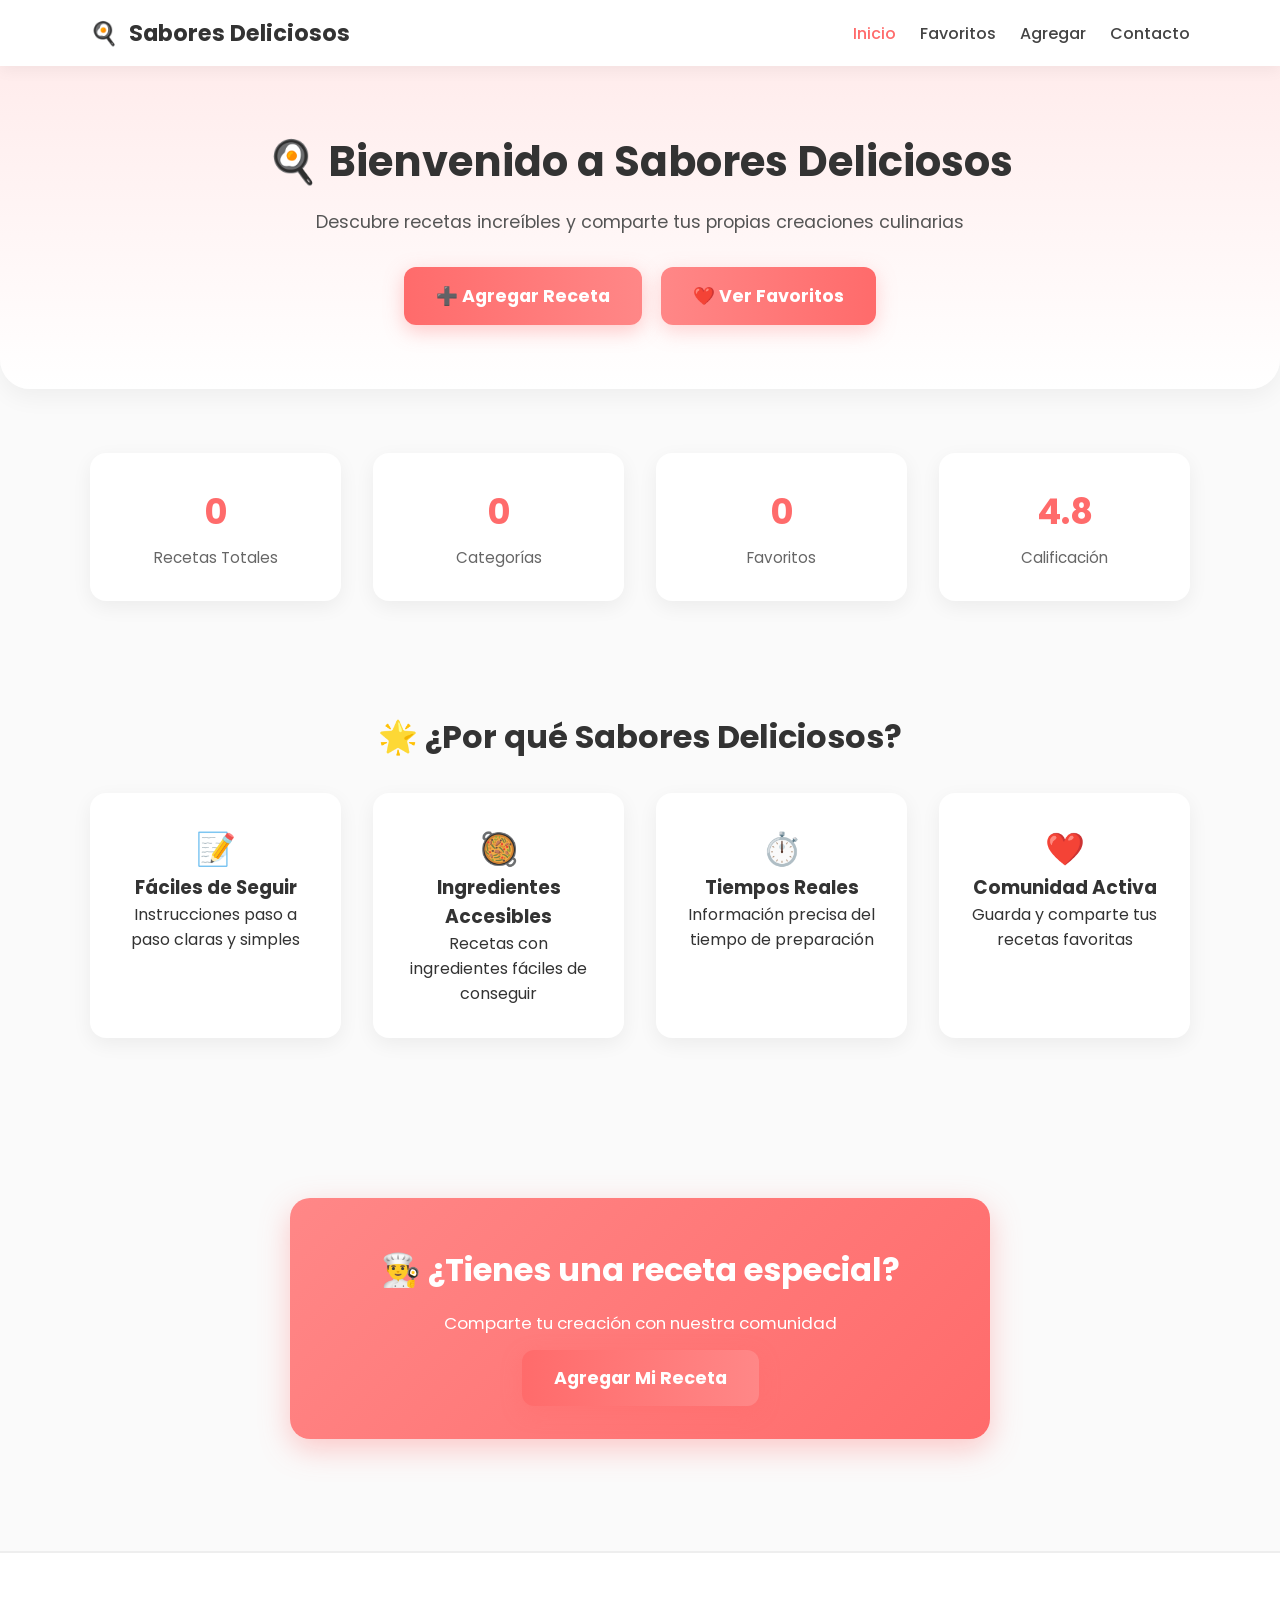
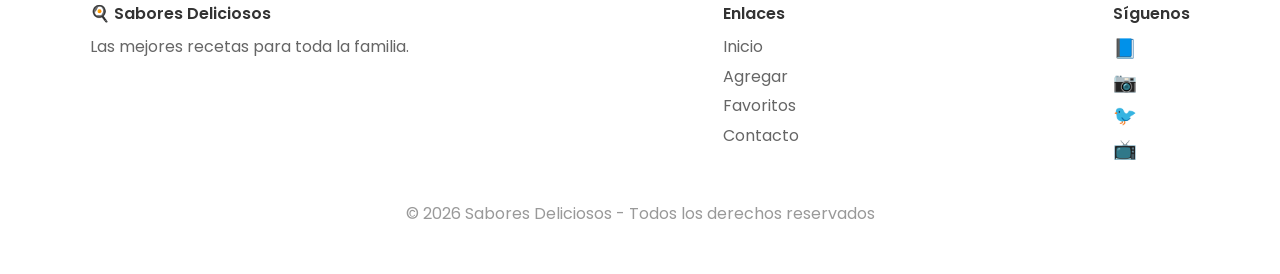
<file: index.html>
<!DOCTYPE html>
<html lang="es">

<head>
<meta charset="UTF-8">
<meta name="viewport" content="width=device-width, initial-scale=1.0">

<title>Sabores Deliciosos</title>

<!-- FUENTES -->
<link rel="preconnect" href="https://fonts.googleapis.com">
<link rel="preconnect" href="https://fonts.gstatic.com" crossorigin>

<link href="https://fonts.googleapis.com/css2?family=Poppins:wght@300;400;500;600;700&family=Playfair+Display:wght@400;600;700&display=swap" rel="stylesheet">

<!-- CSS -->
<link rel="stylesheet" href="sabores_deliciosos/css/index.css">

</head>


<body>

<!-- HEADER -->
<header class="header">

<div class="header-content">

<a href="index.html" class="logo">
<span class="logo-icon">🍳</span>
<span>Sabores Deliciosos</span>
</a>

<nav class="nav">

<ul class="nav-list">

<li>
<a href="index.html" class="active">Inicio</a>
</li>

<li>
<a href="sabores_deliciosos/html/favorites.html">Favoritos</a>
</li>

<li>
<a href="sabores_deliciosos/html/addRecipe.html">Agregar</a>
</li>

<li>
<a href="sabores_deliciosos/html/contact.html">Contacto</a>
</li>

</ul>

</nav>

</div>

</header>


<!-- MAIN -->
<main class="main">

<section class="hero">

<div class="hero-content">

<h1 class="hero-title">
🍳 Bienvenido a Sabores Deliciosos
</h1>

<p class="hero-subtitle">
Descubre recetas increíbles y comparte tus propias creaciones culinarias
</p>

<div class="hero-buttons">

<a href="sabores_deliciosos/html/addRecipe.html" class="btn btn-primary">
➕ Agregar Receta
</a>

<a href="sabores_deliciosos/html/favorites.html" class="btn btn-secondary">
❤️ Ver Favoritos
</a>

</div>

</div>

</section>


<!-- ESTADÍSTICAS -->
<section class="stats-section">

<div class="stats-grid">

<div class="stat-item">
<h3 class="stat-number" id="totalRecipes">0</h3>
<p class="stat-label">Recetas Totales</p>
</div>

<div class="stat-item">
<h3 class="stat-number" id="totalCategories">0</h3>
<p class="stat-label">Categorías</p>
</div>

<div class="stat-item">
<h3 class="stat-number" id="totalFavorites">0</h3>
<p class="stat-label">Favoritos</p>
</div>

<div class="stat-item">
<h3 class="stat-number">4.8</h3>
<p class="stat-label">Calificación</p>
</div>

</div>

</section>


<!-- FEATURES -->
<section class="features-section">

<h2 class="section-title">
🌟 ¿Por qué Sabores Deliciosos?
</h2>

<div class="features-grid">

<div class="feature-item">
<span class="feature-icon">📝</span>
<h3>Fáciles de Seguir</h3>
<p>Instrucciones paso a paso claras y simples</p>
</div>

<div class="feature-item">
<span class="feature-icon">🥘</span>
<h3>Ingredientes Accesibles</h3>
<p>Recetas con ingredientes fáciles de conseguir</p>
</div>

<div class="feature-item">
<span class="feature-icon">⏱️</span>
<h3>Tiempos Reales</h3>
<p>Información precisa del tiempo de preparación</p>
</div>

<div class="feature-item">
<span class="feature-icon">❤️</span>
<h3>Comunidad Activa</h3>
<p>Guarda y comparte tus recetas favoritas</p>
</div>

</div>

</section>


<!-- CTA -->
<section class="cta-section">

<div class="cta-content">

<h2>
👨‍🍳 ¿Tienes una receta especial?
</h2>

<p>
Comparte tu creación con nuestra comunidad
</p>

<a href="sabores_deliciosos/html/addRecipe.html" class="btn btn-primary">
Agregar Mi Receta
</a>

</div>

</section>

</main>


<!-- FOOTER -->
<footer class="footer">

<div class="footer-content">

<div class="footer-section">
<h4>🍳 Sabores Deliciosos</h4>
<p>Las mejores recetas para toda la familia.</p>
</div>

<div class="footer-section">

<h4>Enlaces</h4>

<a href="index.html">Inicio</a>
<a href="sabores_deliciosos/html/addRecipe.html">Agregar</a>
<a href="sabores_deliciosos/html/favorites.html">Favoritos</a>
<a href="sabores_deliciosos/html/contact.html">Contacto</a>

</div>

<div class="footer-section">

<h4>Síguenos</h4>

<div class="social-links">

<a href="#">📘</a>
<a href="#">📷</a>
<a href="#">🐦</a>
<a href="#">📺</a>

</div>

</div>

</div>

<p class="footer-bottom">
© 2026 Sabores Deliciosos - Todos los derechos reservados
</p>

</footer>


<div class="toast" id="toast"></div>


<!-- JS -->
<script src="sabores_deliciosos/js/recipesData.js"></script>
<script src="sabores_deliciosos/js/recipesApp.js"></script>

</body>

</html>
</file>
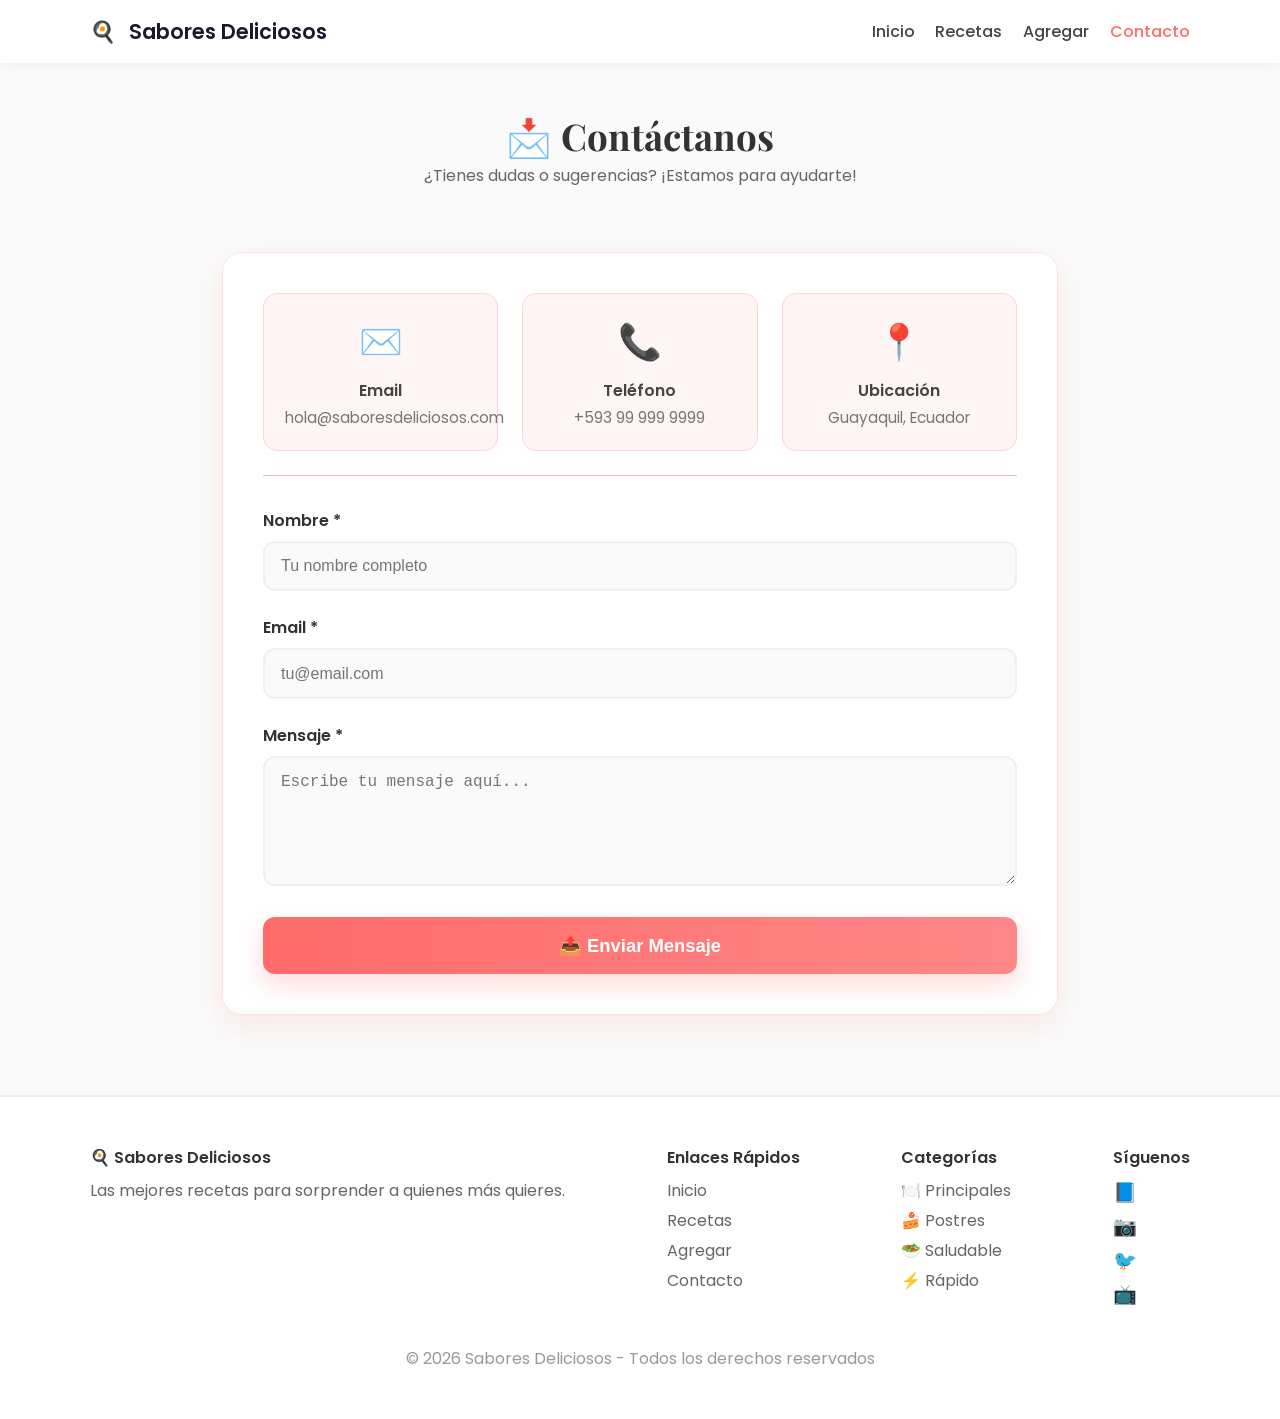
<file: sabores_deliciosos/html/contact.html>
<!DOCTYPE html>
<html lang="es">
<head>
    <meta charset="UTF-8">
    <meta name="viewport" content="width=device-width, initial-scale=1.0">
    <title>Contacto - Sabores Deliciosos</title>

    <!-- Fuentes -->
    <link rel="preconnect" href="https://fonts.googleapis.com">
    <link rel="preconnect" href="https://fonts.gstatic.com" crossorigin>
    <link href="https://fonts.googleapis.com/css2?family=Poppins:wght@300;400;500;600;700&family=Playfair+Display:wght@400;600;700&display=swap" rel="stylesheet">

    <!-- CSS -->
    <link rel="stylesheet" href="/sabores_deliciosos/css/index.css">
    <link rel="stylesheet" href="/sabores_deliciosos/css/contact.css">
    <link rel="stylesheet" href="/sabores_deliciosos/css/favorites.css">
</head>

<body>

    <!-- HEADER -->
    <header class="header">
        <div class="header-content">

            <a href="/index.html" class="logo">
                <span class="logo-icon">🍳</span>
                <span>Sabores Deliciosos</span>
            </a>

            <nav class="nav">
                <ul class="nav-list">
                    <li><a href="/index.html">Inicio</a></li>
                    <li><a href="/sabores_deliciosos/html/recipes.html">Recetas</a></li>
                    <li><a href="/sabores_deliciosos/html/addRecipe.html">Agregar</a></li>
                    <li><a href="/sabores_deliciosos/html/contact.html" class="active">Contacto</a></li>
                </ul>
            </nav>

        </div>
    </header>

    <!-- MAIN -->
    <main class="main fade-in">

        <section class="page-header">
            <h1 class="page-title">📩 Contáctanos</h1>
            <p class="page-subtitle">¿Tienes dudas o sugerencias? ¡Estamos para ayudarte!</p>
        </section>

        <section class="contact-container">

            <div class="contact-card">

                <!-- DATOS DE CONTACTO -->
                <div class="contact-info">

                    <div class="contact-info-item">
                        <div class="contact-info-icon">✉️</div>
                        <div class="contact-info-label">Email</div>
                        <div class="contact-info-value">hola@saboresdeliciosos.com</div>
                    </div>

                    <div class="contact-info-item">
                        <div class="contact-info-icon">📞</div>
                        <div class="contact-info-label">Teléfono</div>
                        <div class="contact-info-value">+593 99 999 9999</div>
                    </div>

                    <div class="contact-info-item">
                        <div class="contact-info-icon">📍</div>
                        <div class="contact-info-label">Ubicación</div>
                        <div class="contact-info-value">Guayaquil, Ecuador</div>
                    </div>

                </div>

                <!-- FORMULARIO -->
                <form class="contact-form" id="contactForm">

                    <div class="form-group">
                        <label for="name">Nombre *</label>
                        <input type="text" id="name" required placeholder="Tu nombre completo">
                    </div>

                    <div class="form-group">
                        <label for="email">Email *</label>
                        <input type="email" id="email" required placeholder="tu@email.com">
                    </div>

                    <div class="form-group">
                        <label for="message">Mensaje *</label>
                        <textarea id="message" required placeholder="Escribe tu mensaje aquí..."></textarea>
                    </div>

                    <button type="submit" class="btn-send">📤 Enviar Mensaje</button>

                </form>

            </div>

        </section>

    </main>

    <!-- FOOTER -->
    <footer class="footer">

        <div class="footer-content">

            <div class="footer-section">
                <h4>🍳 Sabores Deliciosos</h4>
                <p>Las mejores recetas para sorprender a quienes más quieres.</p>
            </div>

            <div class="footer-section">
                <h4>Enlaces Rápidos</h4>
                <a href="/index.html">Inicio</a>
                <a href="/sabores_deliciosos/html/recipes.html">Recetas</a>
                <a href="/sabores_deliciosos/html/addRecipe.html">Agregar</a>
                <a href="/sabores_deliciosos/html/contact.html">Contacto</a>
            </div>

            <div class="footer-section">
                <h4>Categorías</h4>
                <a href="#" data-filter="principal">🍽️ Principales</a>
                <a href="#" data-filter="postre">🍰 Postres</a>
                <a href="#" data-filter="saludable">🥗 Saludable</a>
                <a href="#" data-filter="rapido">⚡ Rápido</a>
            </div>

            <div class="footer-section">
                <h4>Síguenos</h4>
                <div class="social-links">
                    <a>📘</a>
                    <a>📷</a>
                    <a>🐦</a>
                    <a>📺</a>
                </div>
            </div>

        </div>

        <p class="footer-bottom">© 2026 Sabores Deliciosos - Todos los derechos reservados</p>
    </footer>

    <!-- Toast -->
    <div class="toast" id="toast"></div>

    <!-- JS -->
    <script src="/sabores_deliciosos/js/recipesData.js"></script>

    <script>
        document.getElementById("contactForm").addEventListener("submit", (e) => {
            e.preventDefault();

            const toast = document.getElementById("toast");
            toast.textContent = "Mensaje enviado correctamente 🎉";
            toast.classList.add("show");

            setTimeout(() => toast.classList.remove("show"), 3000);

            e.target.reset();
        });
    </script>

</body>
</html>
</file>
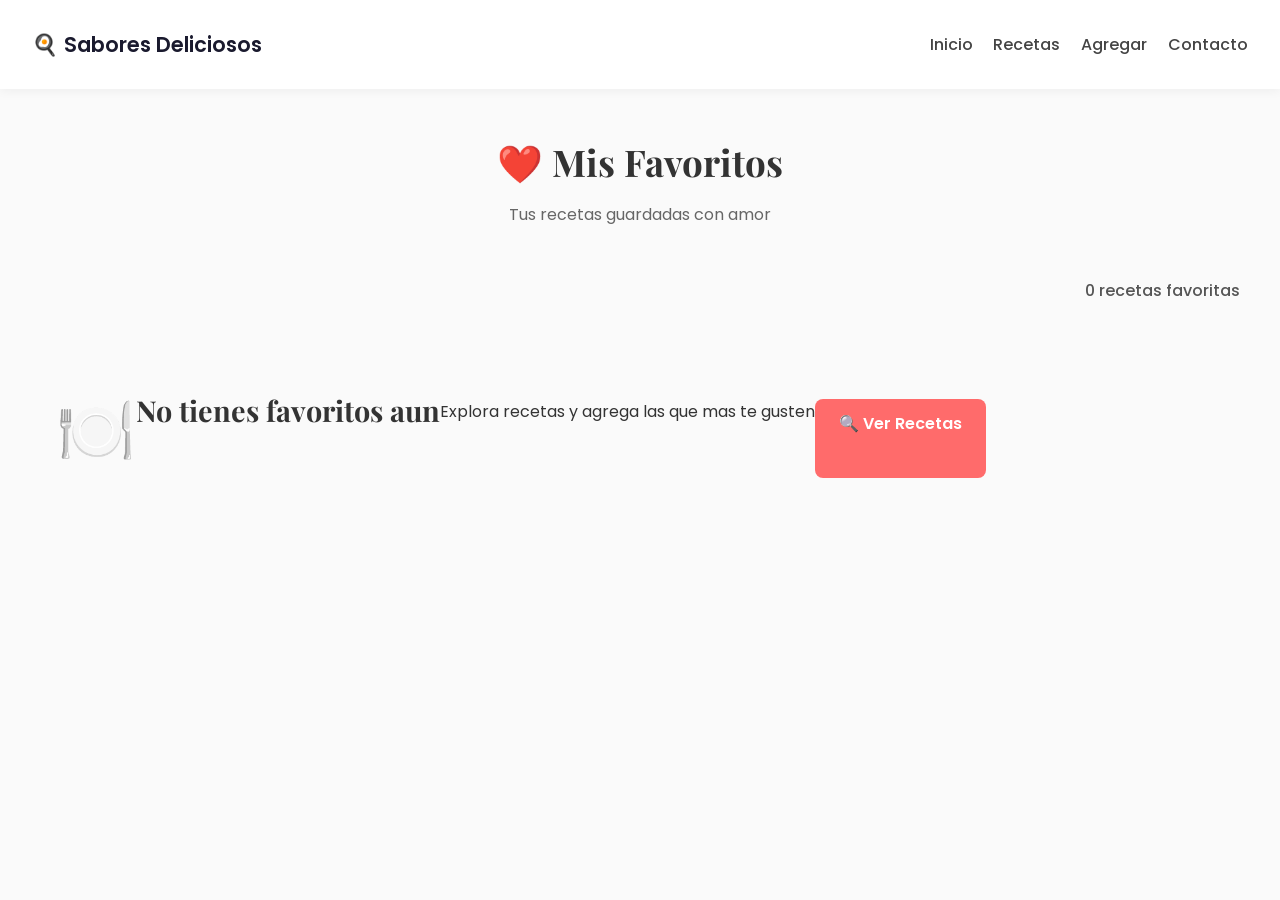
<file: sabores_deliciosos/html/favorites.html>
<!DOCTYPE html>
<html lang="es">
<head>
    <meta charset="UTF-8">
    <meta name="viewport" content="width=device-width, initial-scale=1.0">
    <title>Favoritos - Sabores Deliciosos</title>

    <!-- Fuentes -->
    <link rel="preconnect" href="https://fonts.googleapis.com">
    <link href="https://fonts.googleapis.com/css2?family=Poppins:wght@300;400;500;600&family=Playfair+Display:wght@600&display=swap" rel="stylesheet">

    <!-- CSS -->
    <link rel="stylesheet" href="/sabores_deliciosos/css/favorites.css">
</head>

<body>

    <!-- HEADER -->
    <header class="header">
        <div class="header-content">

            <a href="/index.html" class="logo">
                <span class="logo-icon">🍳</span> Sabores Deliciosos
            </a>

            <nav class="nav">
                <ul class="nav-list">
                    <li><a href="/index.html">Inicio</a></li>
                    <li><a href="/sabores_deliciosos/html/recipes.html">Recetas</a></li>
                    <li><a href="/sabores_deliciosos/html/addRecipe.html">Agregar</a></li>
                    <li><a href="/sabores_deliciosos/html/contact.html">Contacto</a></li>
                </ul>
            </nav>

        </div>
    </header>

    <!-- MAIN -->
    <main class="main">

        <div class="page-header">
            <h1 class="page-title">❤️ Mis Favoritos</h1>
            <p class="page-subtitle">Tus recetas guardadas con amor</p>
        </div>

        <div class="favorites-container">

            <div class="favorites-header">
                <span class="favorites-count" id="favoritesCount">0 recetas favoritas</span>
            </div>

            <div class="recipes-grid" id="recipesGrid"></div>

            <!-- EMPTY STATE -->
            <div class="empty-state" id="emptyState" style="display:none">
                <div class="empty-state-icon">🍽️</div>
                <h2>Aún no tienes favoritos</h2>
                <p>Explora nuevas recetas y guarda tus favoritas</p>
                <a href="/sabores_deliciosos/html/recipes.html" class="btn-primary">🔍 Ver Recetas</a>
            </div>

        </div>

    </main>

    <!-- MODAL -->
    <div class="modal" id="recipeModal">

        <div class="modal-content">

            <button class="modal-close" onclick="closeModal()">×</button>

            <div class="modal-image-container">
                <img id="modalImage" class="modal-image">
            </div>

            <div class="modal-body">

                <span class="recipe-category" id="modalCategory"></span>
                <h2 id="modalTitle" class="modal-title"></h2>

                <div class="modal-meta">
                    <div class="modal-meta-item">⏱️ <span id="modalTime"></span></div>
                    <div class="modal-meta-item">👥 <span id="modalServings"></span></div>
                    <div class="modal-meta-item">🔥 <span id="modalCalories"></span></div>
                </div>

                <h3>📋 Ingredientes</h3>
                <ul id="modalIngredients" class="ingredients-list"></ul>

                <h3>👨‍🍳 Preparación</h3>
                <ol id="modalSteps" class="steps-list"></ol>

                <div class="modal-actions">
                    <button id="btnFavorite" class="btn-favorite">❤️ Agregar</button>
                    <button id="btnShare" class="btn-share">📤 Compartir</button>
                </div>

            </div>
        </div>

    </div>

    <!-- JS -->
    <script src="/sabores_deliciosos/js/recipesData.js"></script>
    <script src="/sabores_deliciosos/js/recipesUI.js"></script>
    <script src="/sabores_deliciosos/js/recipesFavorites.js"></script>
    <script src="/sabores_deliciosos/js/recipesApp.js"></script>

</body>
</html>
</file>
<file: sabores_deliciosos/css/index.css>
/* =========================================================
   TIPOGRAFÍA Y BASE
========================================================= */
* {
    margin: 0;
    padding: 0;
    box-sizing: border-box;
}

body {
    font-family: 'Poppins', sans-serif;
    background: #fafafa;
    color: #333;
}

/* =========================================================
   HEADER
========================================================= */
.header {
    background: #fff;
    padding: 1rem 2rem;
    box-shadow: 0 4px 15px rgba(0,0,0,0.05);
    position: sticky;
    top: 0;
    z-index: 100;
}

.header-content {
    display: flex;
    justify-content: space-between;
    align-items: center;
    max-width: 1100px;
    margin: 0 auto;
}

.logo {
    font-weight: 700;
    font-size: 1.4rem;
    text-decoration: none;
    color: #333;
}

.logo-icon {
    margin-right: 0.4rem;
}

.nav-list {
    display: flex;
    list-style: none;
    gap: 1.5rem;
}

.nav-list a {
    text-decoration: none;
    font-weight: 500;
    color: #444;
    transition: color 0.3s;
}

.nav-list a:hover,
.nav-list a.active {
    color: #ff6b6b;
}

/* =========================================================
   HERO SECTION
========================================================= */
.hero {
    background: linear-gradient(180deg, #ffecec, #ffffff);
    padding: 4rem 2rem;
    text-align: center;
    border-radius: 0 0 30px 30px;
    box-shadow: 0 8px 25px rgba(0,0,0,0.05);
}

.hero-title {
    font-size: 2.6rem;
    font-weight: 700;
    margin-bottom: 1rem;
}

.hero-subtitle {
    font-size: 1.1rem;
    margin-bottom: 2rem;
    color: #555;
}

.hero-buttons {
    display: flex;
    justify-content: center;
    gap: 1.2rem;
}

/* =========================================================
   BOTONES
========================================================= */
.btn {
    padding: 1rem 2rem;
    border-radius: 12px;
    font-weight: 700;
    font-size: 1.1rem;
    text-decoration: none;
    cursor: pointer;
    transition: transform 0.3s, box-shadow 0.3s;
    color: #fff;
}

.btn-primary {
    background: linear-gradient(90deg, #ff6b6b, #ff8787);
    box-shadow: 0 6px 20px rgba(255,107,107,0.35);
}

.btn-primary:hover {
    transform: translateY(-3px);
    box-shadow: 0 12px 30px rgba(255,107,107,0.4);
}

.btn-secondary {
    background: linear-gradient(90deg, #ff8787, #ff6b6b);
    box-shadow: 0 6px 20px rgba(255,135,135,0.35);
}

.btn-secondary:hover {
    transform: translateY(-3px);
    box-shadow: 0 12px 30px rgba(255,135,135,0.4);
}

/* =========================================================
   STATS SECTION
========================================================= */
.stats-section {
    margin: 4rem auto;
    max-width: 1100px;
}

.stats-grid {
    display: grid;
    grid-template-columns: repeat(auto-fit, minmax(180px, 1fr));
    gap: 2rem;
    text-align: center;
}

.stat-item {
    background: #fff;
    padding: 2rem;
    border-radius: 16px;
    box-shadow: 0 6px 20px rgba(0,0,0,0.06);
}

.stat-number {
    font-size: 2.2rem;
    font-weight: 700;
    color: #ff6b6b;
}

.stat-label {
    color: #666;
    font-size: 0.95rem;
    margin-top: 0.5rem;
}

/* =========================================================
   FEATURES SECTION
========================================================= */
.features-section {
    text-align: center;
    padding: 3rem 1rem;
}

.section-title {
    font-size: 2rem;
    margin-bottom: 2rem;
}

.features-grid {
    max-width: 1100px;
    margin: 0 auto;
    display: grid;
    gap: 2rem;
    grid-template-columns: repeat(auto-fit, minmax(230px, 1fr));
}

.feature-item {
    background: #fff;
    padding: 2rem;
    border-radius: 16px;
    box-shadow: 0 6px 20px rgba(0,0,0,0.06);
    transition: transform 0.3s;
}

.feature-item:hover {
    transform: translateY(-6px);
}

.feature-icon {
    font-size: 2rem;
    margin-bottom: 0.8rem;
}

/* =========================================================
   CTA SECTION
========================================================= */
.cta-section {
    margin: 4rem auto;
    text-align: center;
    padding: 3rem 1rem;
}

.cta-content {
    max-width: 700px;
    margin: 0 auto;
    background: linear-gradient(135deg, #ff8787, #ff6b6b);
    padding: 3rem;
    border-radius: 20px;
    color: #fff;
    box-shadow: 0 10px 30px rgba(255,107,107,0.35);
}

.cta-content h2 {
    font-size: 2rem;
    margin-bottom: 1rem;
}

.cta-content p {
    margin-bottom: 1.8rem;
    font-size: 1.05rem;
}

/* =========================================================
   FOOTER
========================================================= */
.footer {
    background: #fff;
    padding: 3rem 1rem;
    margin-top: 3rem;
    border-top: 2px solid #eee;
}

.footer-content {
    max-width: 1100px;
    margin: 0 auto;
    display: flex;
    flex-wrap: wrap;
    justify-content: space-between;
    gap: 2rem;
}

.footer-section h4 {
    font-weight: 600;
    margin-bottom: 0.5rem;
}

.footer-section a,
.footer-section p {
    color: #666;
    text-decoration: none;
    display: block;
    margin-bottom: 0.3rem;
    transition: color 0.3s;
}

.footer-section a:hover {
    color: #ff6b6b;
}

.social-links a {
    margin-right: 0.6rem;
    font-size: 1.2rem;
    color: #666;
}

.footer-bottom {
    text-align: center;
    margin-top: 2rem;
    color: #999;
}

/* =========================================================
   RESPONSIVE
========================================================= */
@media (max-width: 768px) {
    .hero-title {
        font-size: 2.1rem;
    }

    .hero-buttons {
        flex-direction: column;
        gap: 1rem;
    }

    .stats-grid {
        grid-template-columns: repeat(auto-fit, minmax(150px, 1fr));
    }

    .footer-content {
        text-align: center;
        flex-direction: column;
    }
}
</file>
<file: sabores_deliciosos/css/contact.css>
/* ===== Animación suave ===== */
.fade-in {
    animation: fadeIn 0.5s ease forwards;
}
@keyframes fadeIn {
    from { opacity: 0; transform: translateY(10px); }
    to   { opacity: 1; transform: translateY(0); }
}

/* ===== Contenedor general ===== */
.contact-container {
    max-width: 900px;
    margin: 2rem auto;
    padding: 2rem;
}

/* ===== Tarjeta ===== */
.contact-card {
    background: #ffffff;
    padding: 2.5rem;
    border-radius: 20px;
    border: 1px solid #ffe1e1;
    box-shadow: 0 12px 30px rgba(255,107,107,0.12);
    transition: 0.2s ease;
}

.contact-card:hover {
    transform: translateY(-2px);
    box-shadow: 0 16px 35px rgba(255,107,107,0.18);
}

/* ===== Información de contacto ===== */
.contact-info {
    display: grid;
    grid-template-columns: repeat(auto-fit, minmax(220px, 1fr));
    gap: 1.5rem;
    margin-bottom: 2rem;
    padding-bottom: 1.5rem;
    border-bottom: 1px solid #f0bcbc;
}

.contact-info-item {
    background: #fff5f5;
    padding: 1.3rem;
    border-radius: 14px;
    text-align: center;
    border: 1px solid #ffd4d4;
    transition: 0.2s ease;
}

.contact-info-item:hover {
    transform: translateY(-3px);
    box-shadow: 0 12px 25px rgba(255,107,107,0.15);
}

.contact-info-icon {
    font-size: 2.2rem;
    margin-bottom: 0.6rem;
}

.contact-info-label {
    font-weight: 600;
    color: #444;
    margin-bottom: 0.2rem;
}

.contact-info-value {
    color: #777;
    font-size: 0.95rem;
}

/* ===== FORMULARIO ===== */
.contact-form .form-group {
    margin-bottom: 1.5rem;
}

.contact-form label {
    font-weight: 600;
    margin-bottom: 0.5rem;
    display: block;
    color: #333;
}

.contact-form input,
.contact-form textarea {
    width: 100%;
    padding: 0.9rem 1rem;
    border-radius: 12px;
    border: 2px solid #f0f0f0;
    background: #fafafa;
    font-size: 1rem;
    transition: 0.2s ease;
}

.contact-form input:focus,
.contact-form textarea:focus {
    border-color: #ff6b6b;
    background: #fff;
    box-shadow: 0 0 0 3px rgba(255,107,107,0.25);
}

/* Textarea */
.contact-form textarea {
    min-height: 130px;
    resize: vertical;
}

/* ===== Botón ===== */
.btn-send {
    width: 100%;
    padding: 1.1rem;
    border-radius: 12px;
    border: none;
    color: white;
    background: linear-gradient(90deg, #ff6b6b, #ff8787);
    font-size: 1.15rem;
    font-weight: 600;
    cursor: pointer;
    box-shadow: 0 10px 25px rgba(255,107,107,0.25);
    transition: 0.25s ease;
}

.btn-send:hover {
    transform: translateY(-3px);
    box-shadow: 0 14px 35px rgba(255,107,107,0.35);
}

/* ===== Responsive ===== */
@media (max-width: 768px) {
    .contact-card {
        padding: 1.7rem;
    }
}
</file>
<file: sabores_deliciosos/css/favorites.css>
/* === TIPOGRAFÍA GENERAL === */
body {
    font-family: "Poppins", sans-serif;
    background: #fafafa;
    margin: 0;
    color: #333;
}

h1, h2, h3, .recipe-card-title {
    font-family: "Playfair Display", serif;
}

/* === HEADER === */
.header {
    background: #ffffff;
    padding: 1rem 2rem;
    box-shadow: 0 2px 10px rgba(0,0,0,0.05);
    position: sticky;
    top: 0;
    z-index: 100;
}

.header-content {
    display: flex;
    justify-content: space-between;
    align-items: center;
}

.logo {
    font-weight: 600;
    font-size: 1.3rem;
    color: #1a1a2e;
    text-decoration: none;
    display: flex;
    align-items: center;
    gap: .4rem;
}

/* MENÚ */
.nav-list {
    list-style: none;
    display: flex;
    gap: 1.3rem;
}

.nav-list a {
    text-decoration: none;
    font-weight: 500;
    color: #444;
    transition: .3s;
}

.nav-list a:hover {
    color: #ff6b6b;
}

/* === SECCIÓN PRINCIPAL === */
.page-header {
    text-align: center;
    margin: 3rem 0 1.2rem;
}

.page-title {
    font-size: 2.3rem;
    margin-bottom: .2rem;
}

.page-subtitle {
    color: #666;
}

/* === FAVORITOS === */
.favorites-container {
    max-width: 1200px;
    margin: auto;
    padding: 2rem;
}

.favorites-header {
    text-align: right;
    font-weight: 500;
    margin-bottom: 1rem;
    color: #555;
}

/* === GRID DE RECETAS === */
.recipes-grid {
    display: grid;
    grid-template-columns: repeat(auto-fill, minmax(270px, 1fr));
    gap: 1.8rem;
}

.recipe-card {
    background: #fff;
    border-radius: 16px;
    overflow: hidden;
    box-shadow: 0 4px 20px rgba(0,0,0,0.08);
    transition: .3s;
    cursor: pointer;
}

.recipe-card:hover {
    transform: translateY(-6px);
    box-shadow: 0 12px 40px rgba(0,0,0,0.15);
}

.recipe-card-image {
    height: 200px;
    overflow: hidden;
}

.recipe-card-image img {
    width: 100%;
    height: 100%;
    object-fit: cover;
}

.recipe-card-content {
    padding: 1.4rem;
}

.recipe-card-title {
    font-size: 1.2rem;
    margin-bottom: .5rem;
}

.recipe-card-description {
    color: #666;
    font-size: .9rem;
    line-height: 1.4;
    margin-bottom: 1rem;
}

/* === EMPTY STATE === */
.empty-state {
    text-align: center;
    padding: 4rem 1rem;
}

.empty-state-icon {
    font-size: 4rem;
}

.empty-state h2 {
    font-size: 1.8rem;
    margin: .5rem 0;
}

.btn-primary {
    display: inline-block;
    padding: .75rem 1.5rem;
    background: #ff6b6b;
    color: #fff;
    border-radius: 8px;
    text-decoration: none;
    font-weight: 600;
    margin-top: 1rem;
    transition: .3s;
}

.btn-primary:hover {
    background: #ff5252;
}

/* === MODAL === */
.modal {
    position: fixed;
    inset: 0;
    background: rgba(0,0,0,0.6);
    display: none;
    justify-content: center;
    align-items: center;
    padding: 2rem;
}

.modal-content {
    background: #fff;
    max-width: 750px;
    width: 100%;
    border-radius: 20px;
    overflow: hidden;
    animation: fadeIn .3s ease;
}

.modal-image {
    width: 100%;
    height: 280px;
    object-fit: cover;
}

.modal-body {
    padding: 1.8rem;
}

.modal-meta {
    display: flex;
    gap: 1.5rem;
    color: #777;
    margin-bottom: 1rem;
}

.btn-favorite,
.btn-share {
    padding: .75rem 1.2rem;
    border: none;
    border-radius: 10px;
    cursor: pointer;
    font-weight: 600;
    margin-right: .5rem;
}

.btn-favorite {
    background: #ff6b6b;
    color: white;
}

.btn-share {
    background: #eaeaea;
}

/* === ANIMACIONES === */
@keyframes fadeIn {
    from { opacity: 0; transform: translateY(20px); }
    to { opacity: 1; transform: translateY(0); }
}
</file>
